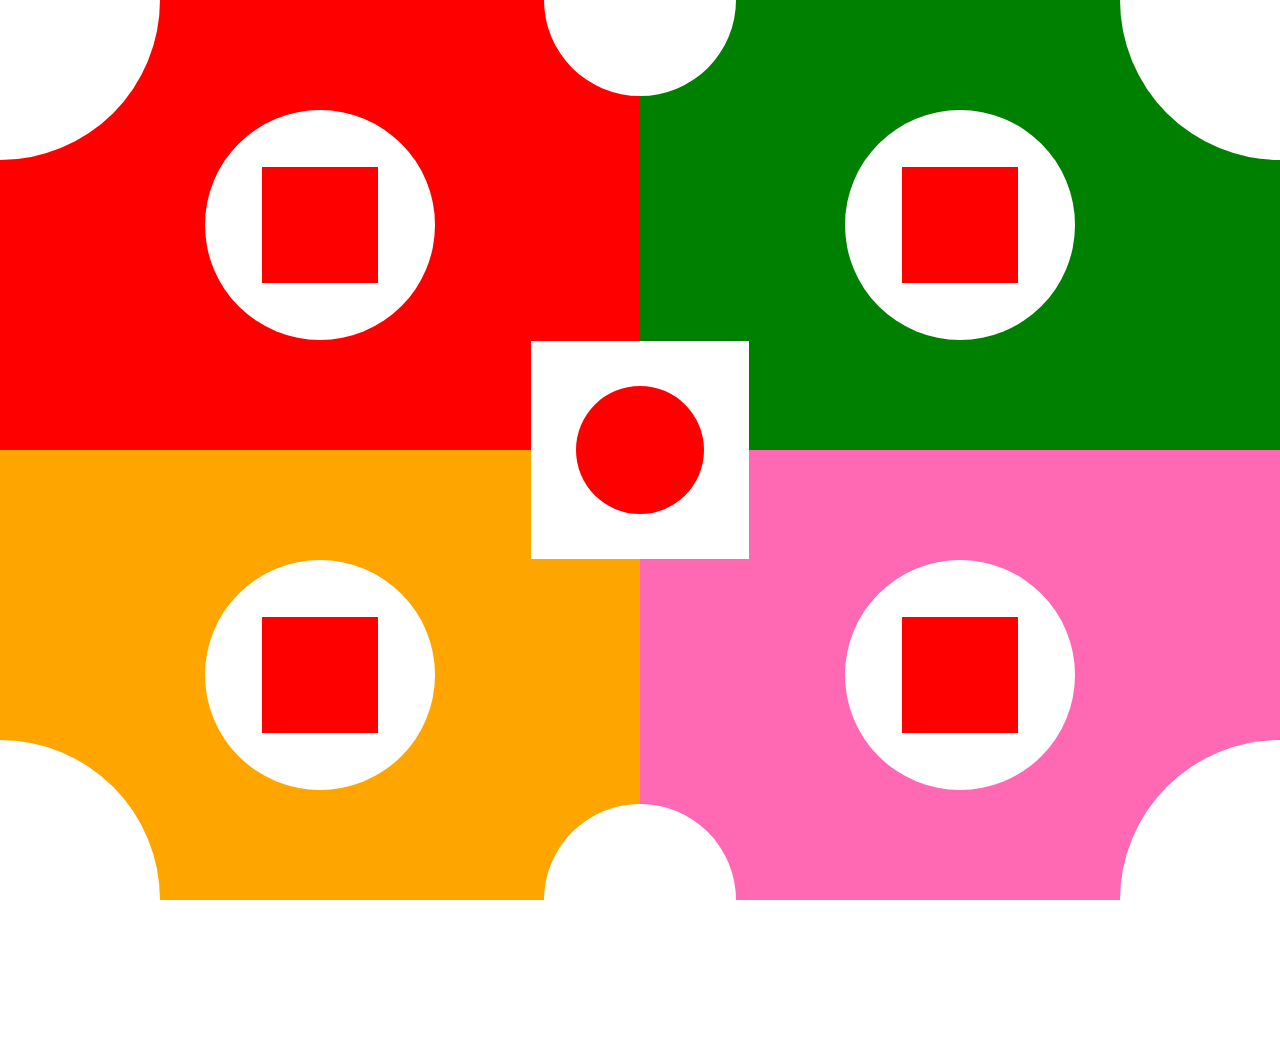
<file: Case_1/index.html>
<!DOCTYPE html>
<html lang="en">
<head>
    <meta charset="UTF-8">
    <meta name="keywords" content="web, java, html,css">
    <meta name="description" content="Best software languages.">
    <meta name="author" content="IJSE">
    <meta name="viewport" content="width=device-width, initial-scale=1.0">

    <title>Case 01</title>
    <link rel="icon" type="image/x-icon" href="/assets/favicon.ico">
    <link rel="stylesheet" href="/assets/lib/normalize.css">

    <style>

        body{
            overflow: hidden;
        }

        .bigSquare{
            height: 50vh;
            width: 50vw;
            position: absolute;
        }

        #div1{
            background-color: red;
        }
        #div2{
            background-color: green;
            right: 0;
        }
        #div3{
            background-color: orange;
            bottom: 0;
        }
        #div4{
            background-color: hotpink;
            right: 0;
            bottom: 0;
        }

        .middleCircleInBigSquare, .middleSquareInBigSquare, #middleSquare, #middleCircle{
            position: absolute;
            top: 0;
            bottom: 0;
            left: 0;
            right: 0;
            margin: auto;
        }

        .middleCircleInBigSquare, .bigQuarterCircle{
            border-radius: 50%;
            background-color: white;
            position: absolute;
        }
        .middleCircleInBigSquare{
            width: 18vw;
            aspect-ratio: 1/1;
        }

        .bigQuarterCircle{
            width: 25vw;
            aspect-ratio: 1/1;
        }

        #bigQuarterCircle1{
            top: calc(-25vw / 2);
            left: calc(-25vw / 2);
        }
        #bigQuarterCircle2{
            top: calc(-25vw / 2);
            right: calc(-25vw / 2);
        }
        #bigQuarterCircle3{
            bottom: calc(-25vw / 2);
            left: calc(-25vw / 2);
        }
        #bigQuarterCircle4{
            bottom: calc(-25vw / 2);
            right: calc(-25vw / 2);
        }

        .smallHalfCircle{
            width: 15vw;
            aspect-ratio: 1/1;
            background-color: white;
            border-radius: 50%;
            position: absolute;
        }

        #smallHalf1{
            top: calc(-15vw / 2);
            left: 0;
            right: 0;
            margin: auto;
        }
        #smallHalf2{
            bottom: calc(-15vw / 2);
            left: 0;
            right: 0;
            margin: auto;
        }

        .middleSquareInBigSquare{
            width: 9vw;
            aspect-ratio: 1/1;
            background-color: red;
        }

        #middleSquare{
            width: 17vw;
            aspect-ratio: 1/1;
            background-color: white;
        }
        #middleCircle{
            width: 10vw;
            aspect-ratio: 1/1;
            background-color: red;
            border-radius: 50%;
        }

    </style>


</head>

<body>

<div class="bigSquare" id="div1">
    <div class="middleCircleInBigSquare">
        <div class="middleSquareInBigSquare"></div>
    </div>

</div>

<div class="bigSquare" id="div2">
    <div class="middleCircleInBigSquare">
        <div class="middleSquareInBigSquare"></div>
    </div>
</div>

<div class="bigSquare" id="div3">
    <div class="middleCircleInBigSquare">
        <div class="middleSquareInBigSquare"></div>
    </div>
</div>

<div class="bigSquare" id="div4">
    <div class="middleCircleInBigSquare">
        <div class="middleSquareInBigSquare"></div>
    </div>
</div>

<div id="middleSquare"></div>
<div id="middleCircle"></div>

<div class="smallHalfCircle" id="smallHalf1"></div>
<div class="smallHalfCircle" id="smallHalf2"></div>

<div class="bigQuarterCircle" id="bigQuarterCircle1"></div>
<div class="bigQuarterCircle" id="bigQuarterCircle2"></div>
<div class="bigQuarterCircle" id="bigQuarterCircle3"></div>
<div class="bigQuarterCircle" id="bigQuarterCircle4"></div>

</body>
</html>
</file>
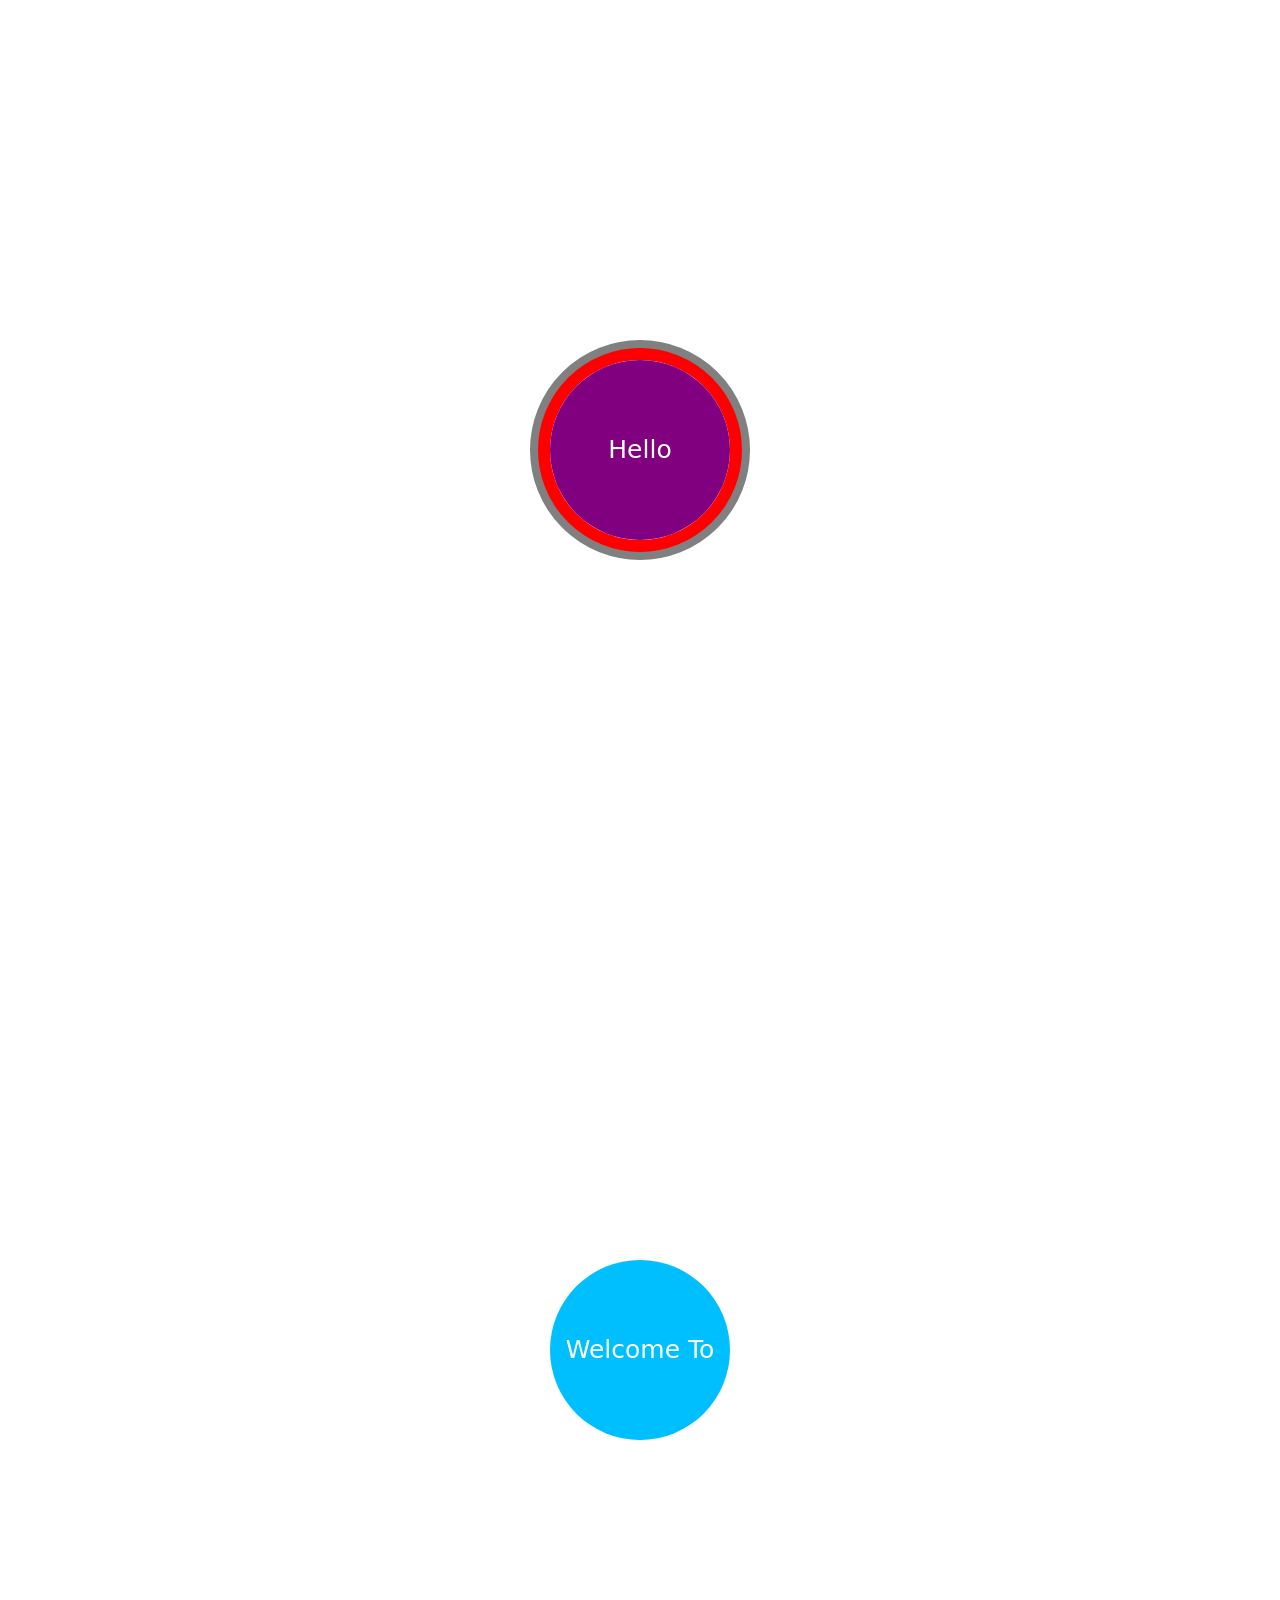
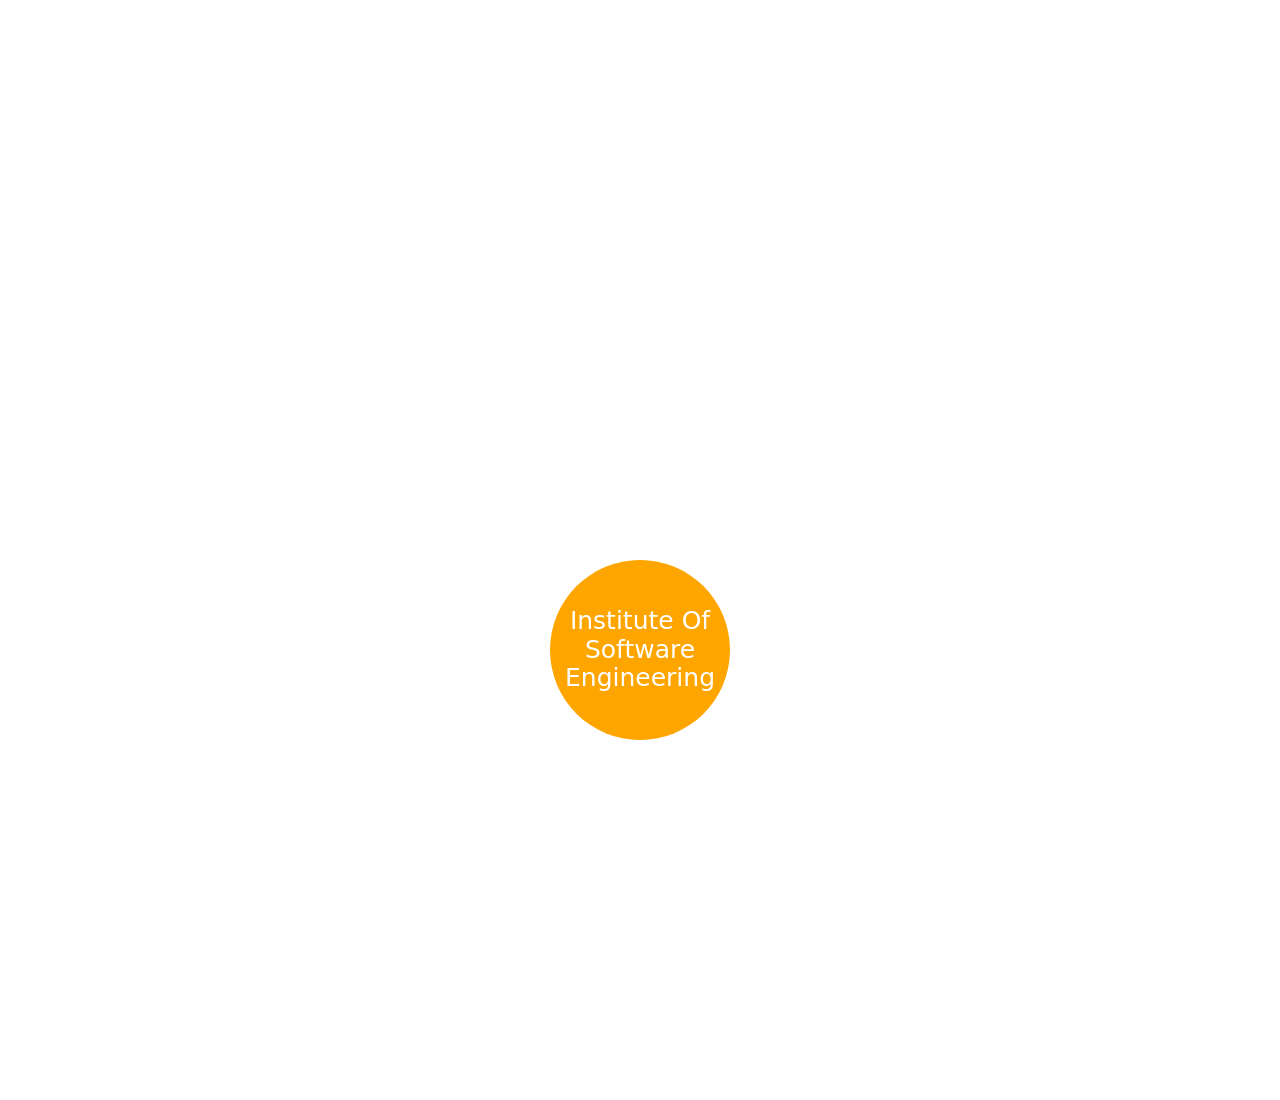
<file: Case_3/index.html>
<!DOCTYPE html>
<html lang="en">
<head>
    <meta charset="UTF-8">
    <meta name="keywords" content="web, java, html,css">
    <meta name="description" content="Best software languages.">
    <meta name="author" content="IJSE">
    <meta name="viewport" content="width=device-width, initial-scale=1.0">

    <title>Case 03</title>
    <link rel="icon" type="image/x-icon" href="/assets/favicon.ico">
    <link rel="stylesheet" href="/assets/lib/normalize.css">

    <style>

        .fixedCircle{
            position: fixed;
            border-radius: 50%;
            left: 0;
            right: 0;
            bottom: 0;
            top: 0;
            margin: auto;
        }

        #circleGray{
            border: gray solid 10px;
            width: 200px;
            height: 200px;
        }

        #circleRed{
            border: red solid 12px;
            width: 180px;
            height: 180px;
        }

        .container {
            height: 100vh;
            position: relative;
            display: flex;
            justify-content: center;
            align-items: center;
        }

        .innerCircle{
            height: 180px;
            width: 180px;
            border-radius: 50%;
        }

        p{
            height: 180px;
            width: 180px;
            font-size: 25px;
            font-family: cursive, system-ui;
            color: white;

            /*for the <p> block*/
            position: absolute;
            left: 0;
            right: 0;
            bottom: 0;
            top: 0;
            margin: auto;

            /*for words inside*/
            display: flex;
            justify-content: center;
            align-items: center;
            text-align: center;
        }

        #circle1{
            background-color: purple;
        }
        #circle2{
            background-color: deepskyblue;
        }
        #circle3{
            background-color: orange;
        }

    </style>

</head>
<body>

<div class="fixedCircle" id="circleGray"></div>
<div class="fixedCircle" id="circleRed"></div>

<div class="container">
    <div class="innerCircle" id="circle1">
        <p>Hello</p>
    </div>

</div>
<div class="container">
    <div class="innerCircle" id="circle2">
        <p>Welcome To</p>
    </div>

</div>
<div class="container">
    <div class="innerCircle" id="circle3">
        <p>Institute Of Software Engineering</p>
    </div>

</div>

</body>
</html>
</file>
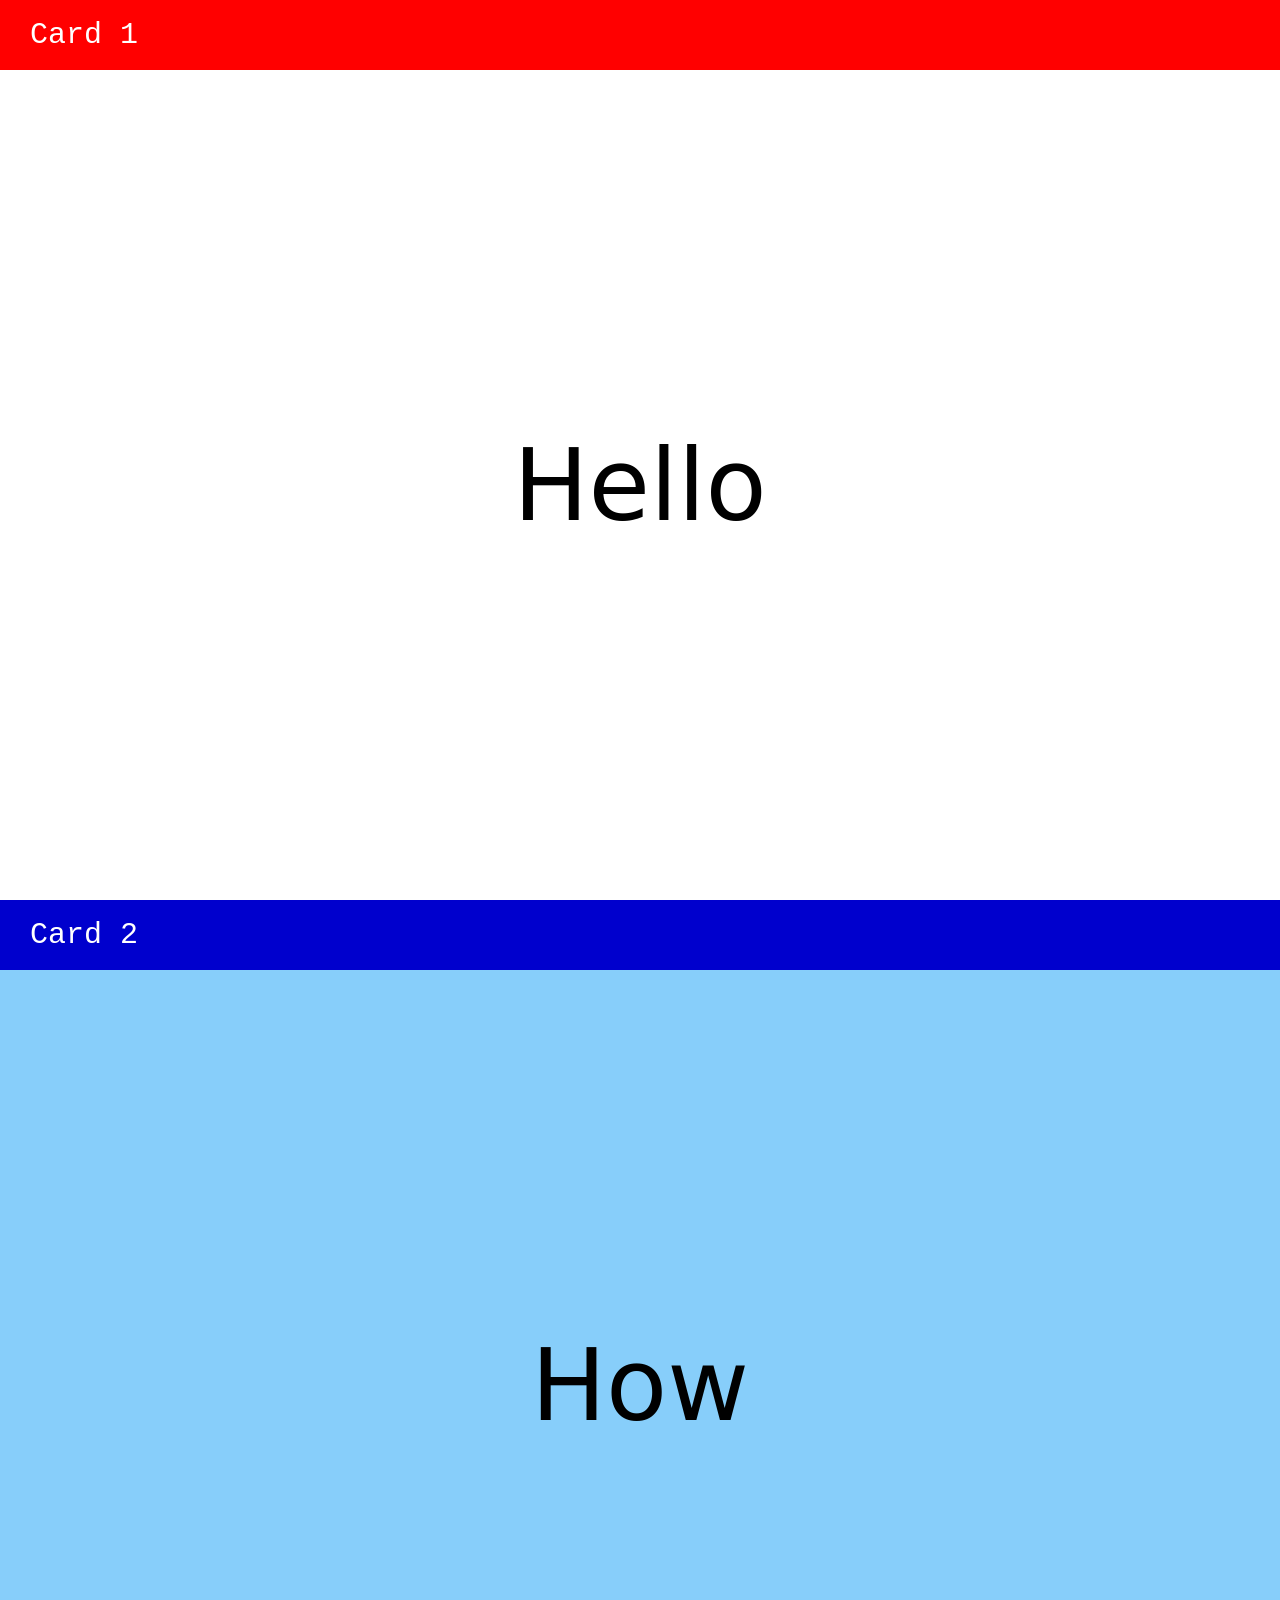
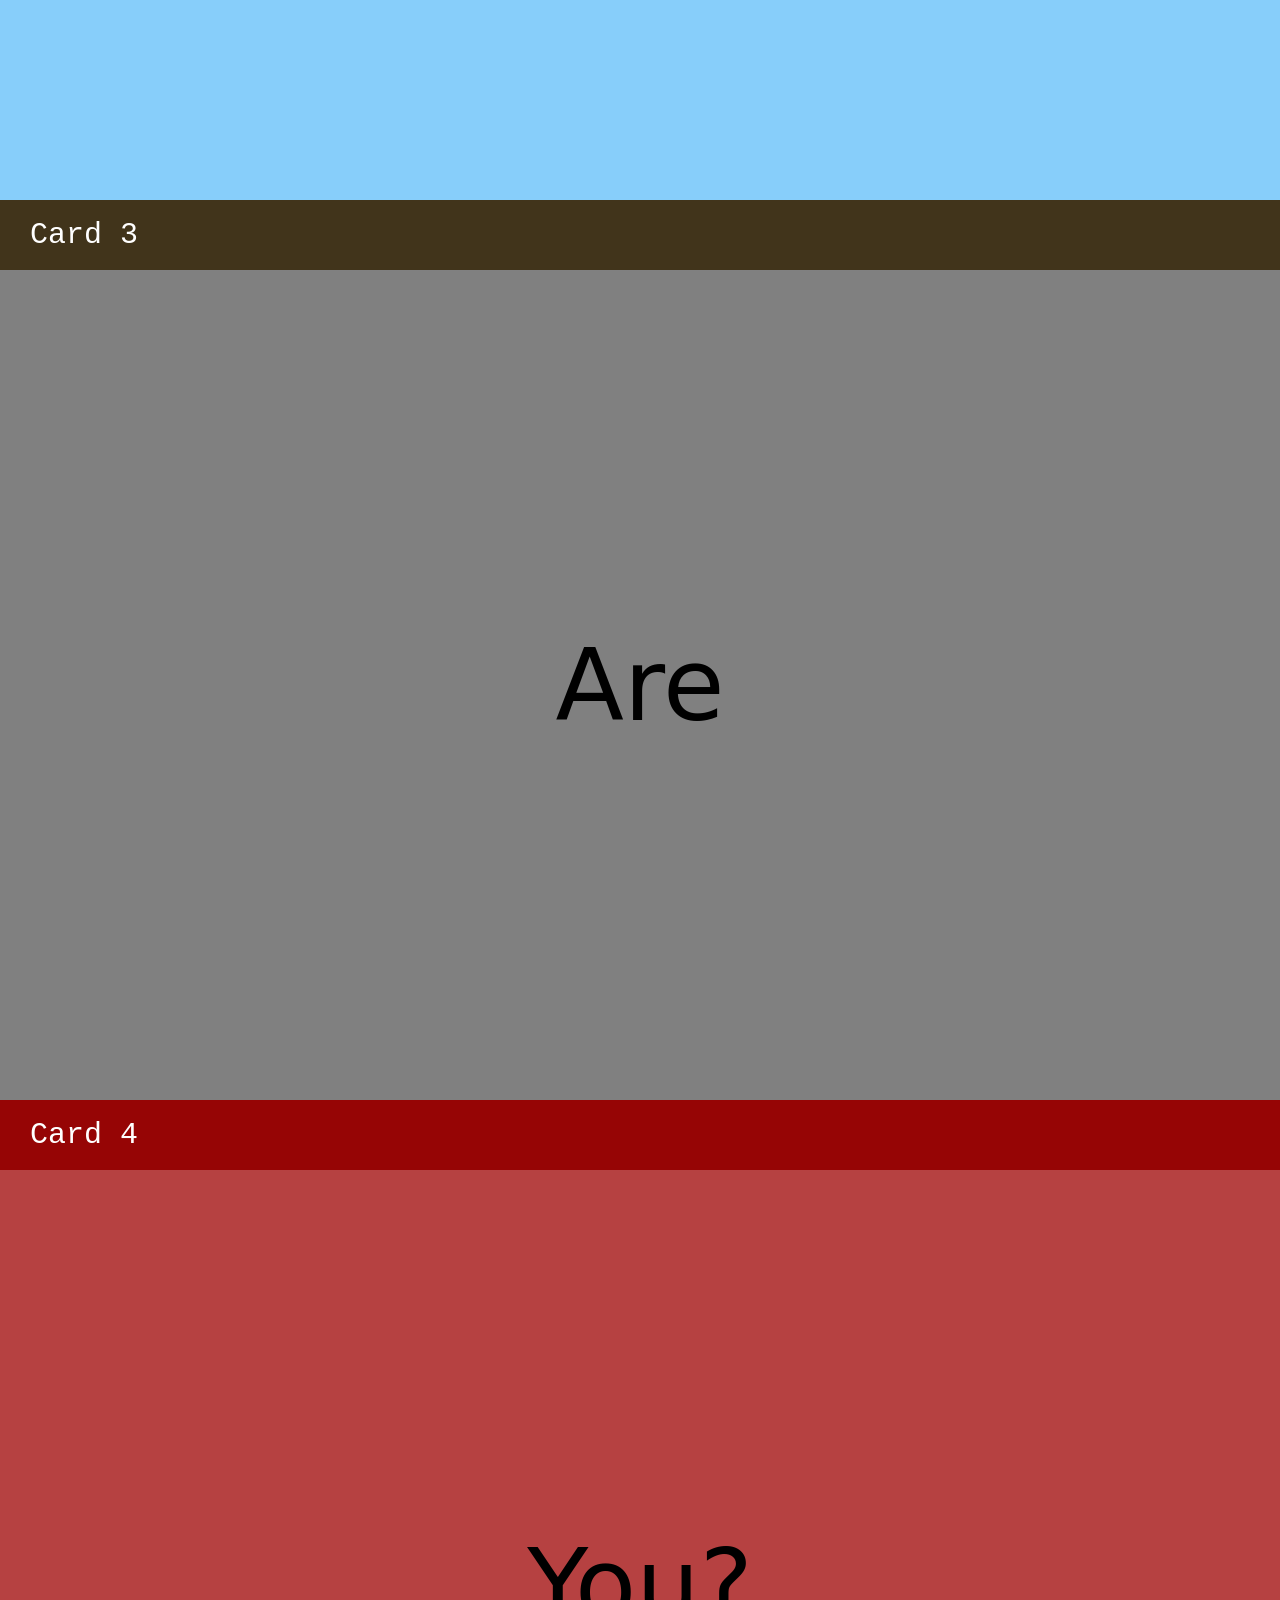
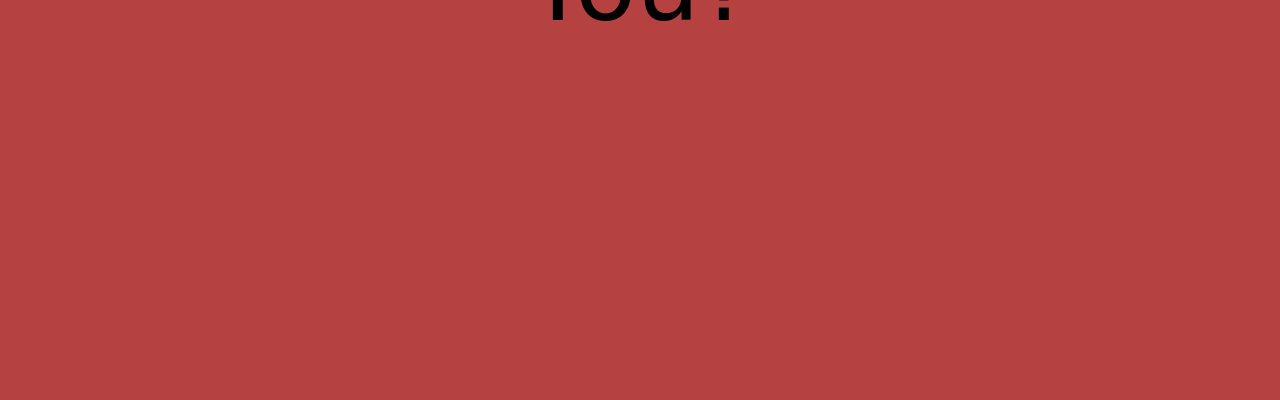
<file: Case_4/index.html>
<!DOCTYPE html>
<html lang="en">
<head>
    <meta charset="UTF-8">
    <meta name="keywords" content="web, java, html,css">
    <meta name="description" content="Best software languages.">
    <meta name="author" content="IJSE">
    <meta name="viewport" content="width=device-width, initial-scale=1.0">

    <title>Title</title>
    <link rel="icon" type="image/x-icon" href="/assets/favicon.ico">
    <link rel="stylesheet" href="/assets/lib/normalize.css">

    <style>

        body{
            overflow-x: hidden;
        }

        section{
            width: 100vw;
            height: 100vh;
        }

        .card{
            width: 100%;
            height: 100%;
        }

        .topics{
            height: 70px;
            background-color: red;
            position: sticky;
            top: 0;
            padding-left: 20px;

            display: flex;
            align-items: center;
            font-size: 0;
        }

        .topics > p{
            font-size: 30px;
            width: fit-content;
            position: relative;
            left: 10px;
            color: white;
            font-family: monospace;
        }

        .contents{
            height: calc(100vh - 70px);
            display: flex;
            justify-content: center;
            align-items: center;
            font-size: 0;
        }

        .contents > p{
            color: black;
            font-size: 100px;
            font-family: cursive, system-ui;
            display: flex;
            justify-content: center;
            align-items: center;
            text-align: center;
        }

        #topic1{
            background-color: red;
        }
        #topic2{
            background-color: mediumblue;
        }
        #topic3{
            background-color: #41341b;
        }
        #topic4{
            background-color: #960505;
        }

        #content1{
            background-color: white;
        }
        #content2{
            background-color: lightskyblue;
        }
        #content3{
            background-color: gray;
        }
        #content4{
            background-color: #b64141;
        }

    </style>

</head>
<body>

<section>
    <div class="card">
        <div class="topics" id="topic1">
            <p>Card 1</p>
        </div>
        <div class="contents" id="content1">
            <p>Hello</p>
        </div>
    </div>

    <div class="card">
        <div class="topics" id="topic2">
            <p>Card 2</p>
        </div>
        <div class="contents" id="content2">
            <p>How</p>
        </div>
    </div>

    <div class="card">
        <div class="topics" id="topic3">
            <p>Card 3</p>
        </div>
        <div class="contents" id="content3">
            <p>Are</p>
        </div>
    </div>

    <div class="card">
        <div class="topics" id="topic4">
            <p>Card 4</p>
        </div>
        <div class="contents" id="content4">
            <p>You?</p>
        </div>
    </div>
</section>

</body>
</html>
</file>
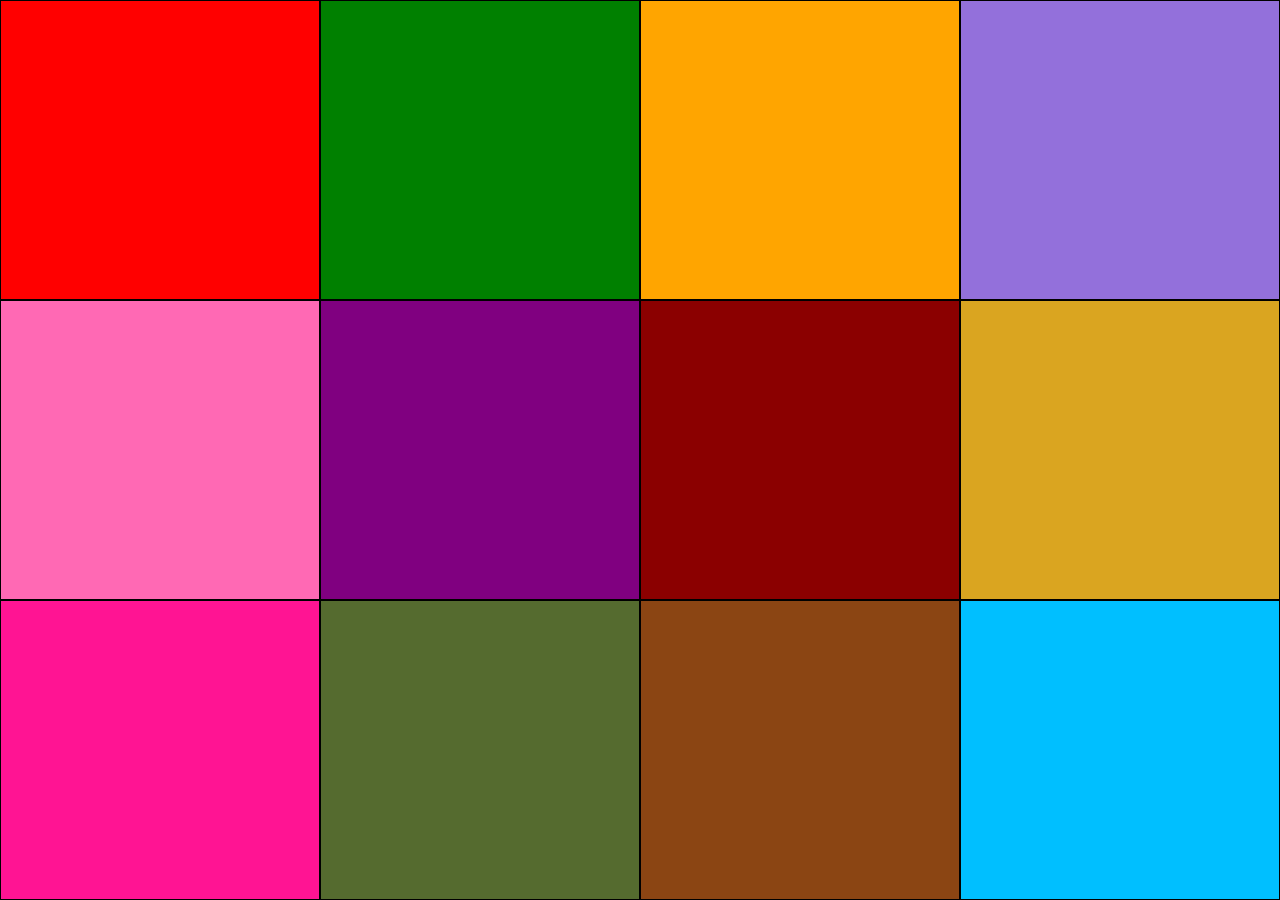
<file: Case_5/index.html>
<!DOCTYPE html>
<html lang="en">
<head>
    <meta charset="UTF-8">
    <title>Case 05</title>
    <link rel="icon" type="image/x-icon" href="assets/favicon.ico">
    <link rel="stylesheet" href="/assets/lib/normalize.css">

    <style>

        section{
            width: 100vw;
            height: 100vh;

            display: grid;
            grid-template-columns: repeat(4,1fr);
        }

        section > div{
            border: black solid 1px;
        }

        section > div:first-child{
            background-color: red;
        }
        section > div:nth-child(2){
            background-color: green;
        }
        section > div:nth-child(3){
            background-color: orange;
        }
        section > div:nth-child(4){
            background-color: mediumpurple;
        }
        section > div:nth-child(5){
            background-color: hotpink;
        }
        section > div:nth-child(6){
            background-color: purple;
        }
        section > div:nth-child(7){
            background-color: darkred;
        }
        section > div:nth-child(8){
            background-color: goldenrod;
        }
        section > div:nth-child(9){
            background-color: deeppink;
        }
        section > div:nth-child(10){
            background-color: darkolivegreen;
        }
        section > div:nth-child(11){
            background-color: saddlebrown;
        }
        section > div:last-child{
            background-color: deepskyblue;
        }


    </style>

</head>
<body>


<section>
    <div></div>
    <div></div>
    <div></div>
    <div></div>

    <div></div>
    <div></div>
    <div></div>
    <div></div>

    <div></div>
    <div></div>
    <div></div>
    <div></div>

</section>


</body>
</html>
</file>
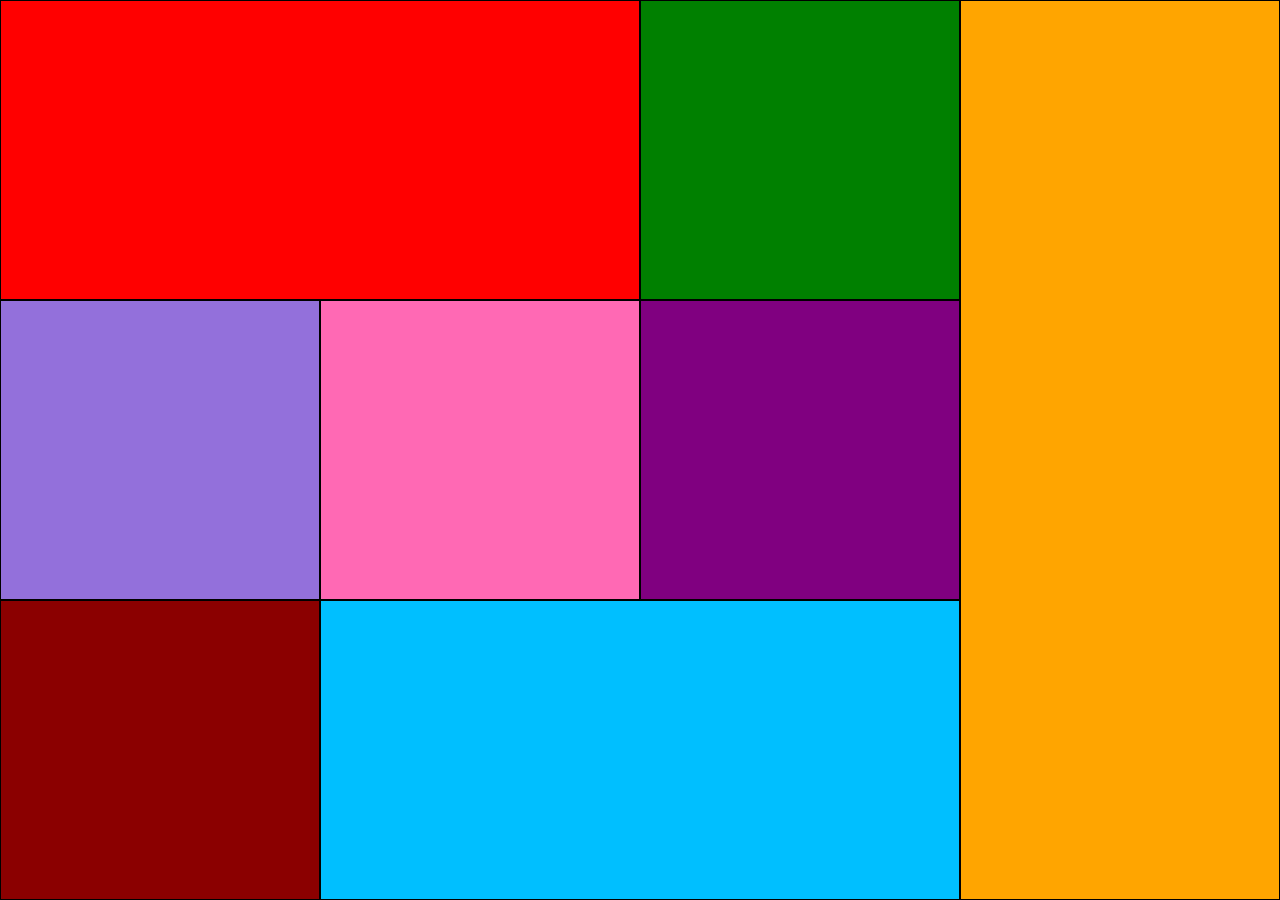
<file: Case_6/index.html>
<!DOCTYPE html>
<html lang="en">
<head>
    <meta charset="UTF-8">
    <meta name="keywords" content="web, java, html,css">
    <meta name="description" content="Best software languages.">
    <meta name="author" content="IJSE">
    <meta name="viewport" content="width=device-width, initial-scale=1.0">

    <title>Case 06</title>
    <link rel="icon" type="image/x-icon" href="/assets/favicon.ico">
    <link rel="stylesheet" href="/assets/lib/normalize.css">

    <style>

        section{
            width: 100vw;
            height: 100vh;

            display: grid;
            grid-template-columns: repeat(4,1fr);
        }

        section > div{
            border: black solid 1px;
        }

        section > div:first-child{
            background-color: red;
            grid-column: 1/3;
        }
        section > div:nth-child(2){
            background-color: green;
        }
        section > div:nth-child(3){
            background-color: orange;
            grid-column: 4/5;
            grid-row: 1/4;
        }
        section > div:nth-child(4){
            background-color: mediumpurple;
        }
        section > div:nth-child(5){
            background-color: hotpink;
        }
        section > div:nth-child(6){
            background-color: purple;
        }
        section > div:nth-child(7){
            background-color: darkred;
        }
        section > div:last-child{
            background-color: deepskyblue;
            grid-column: 2/4;
        }


    </style>

</head>
<body>


<section>
    <div></div>
    <div></div>
    <div></div>
    <div></div>

    <div></div>
    <div></div>
    <div></div>
    <div></div>

</section>


</body>
</html>
</file>
